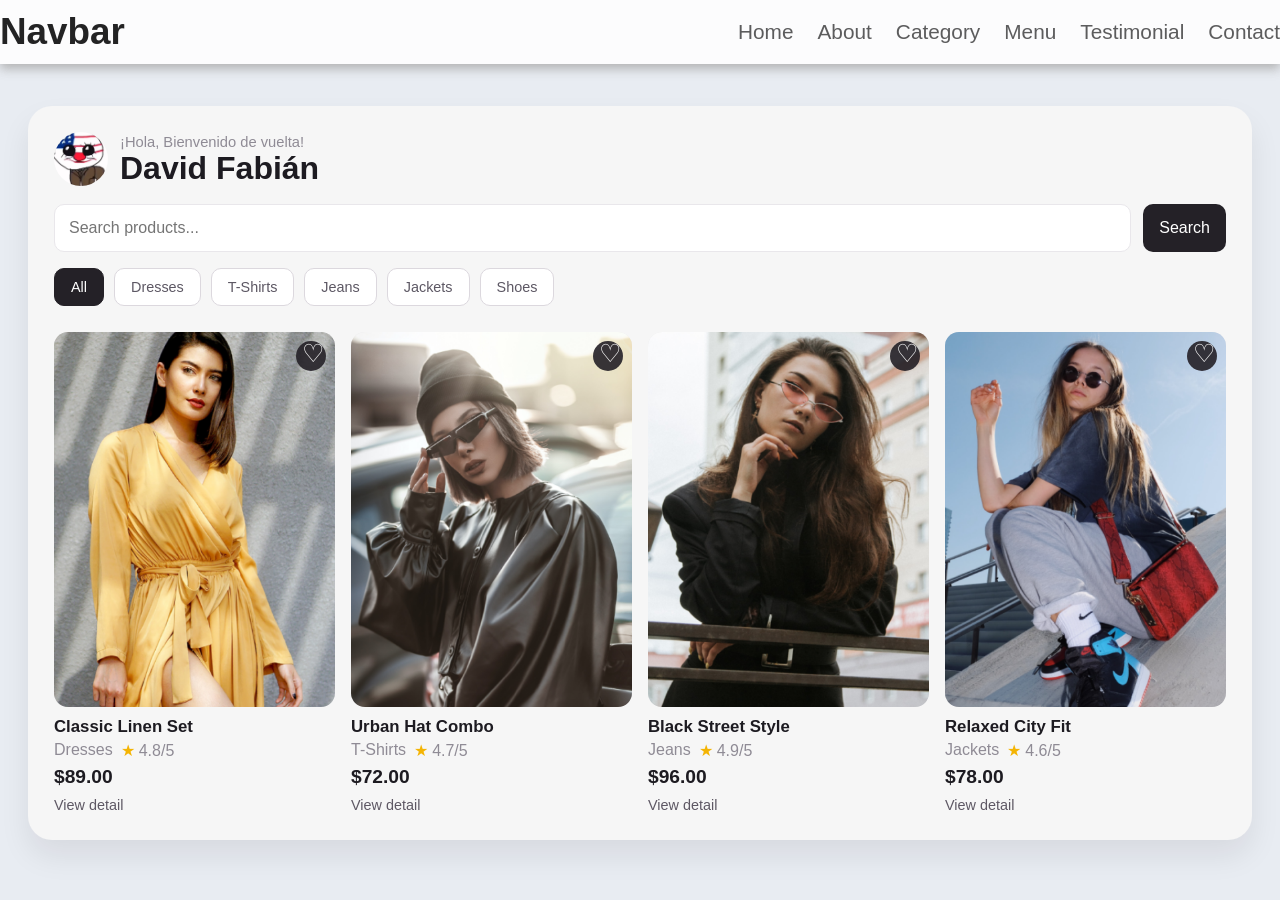
<file: index.html>
﻿<!DOCTYPE html>
<html lang="en">
<head>
  <meta charset="UTF-8">
  <meta name="viewport" content="width=device-width, initial-scale=1.0">
  <title>Clothify Store</title>
  <link rel="stylesheet" href="CSS/variables.css">
  <link rel="stylesheet" href="CSS/style.css">
</head>
<body>
  <nav class="navbar">
    <div class="navbar-container container">
      <input type="checkbox" id="nav-toggle">
      <div class="hamburger-lines">
        <span class="line line1"></span>
        <span class="line line2"></span>
        <span class="line line3"></span>
      </div>
      <ul class="menu-items">
        <li><a href="index.html">Home</a></li>
        <li><a href="#">About</a></li>
        <li><a href="#">Category</a></li>
        <li><a href="#">Menu</a></li>
        <li><a href="#">Testimonial</a></li>
        <li><a href="#contact-modal">Contact</a></li>
      </ul>
      <h1 class="logo">Navbar</h1>
    </div>
  </nav>

  <main class="container page-shell">
    <header class="main-header">
      <div class="user-box">
        <img class="user-avatar" src="storage/img/Dav.png" alt="User profile photo">
        <div>
          <p>¡Hola, Bienvenido de vuelta!</p>
          <h1>David Fabián</h1>
        </div>
      </div>
    </header>

    <form class="search-wrap" action="#" method="get">
      <input type="search" name="q" placeholder="Search products..." aria-label="Search products">
      <button type="submit">Search</button>
    </form>

    <nav class="category-nav" aria-label="Product categories">
      <a class="active" href="#">All</a>
      <a href="#">Dresses</a>
      <a href="#">T-Shirts</a>
      <a href="#">Jeans</a>
      <a href="#">Jackets</a>
      <a href="#">Shoes</a>
    </nav>

    <section class="product-grid" aria-label="Product list">
      <article class="product-card">
        <div class="product-media">
          <img src="storage/img/Estilo_Clasico.png" alt="Classic look outfit">
          <button class="favorite-btn" type="button">Add to Favorites</button>
        </div>
        <h2 class="product-title">Classic Linen Set</h2>
        <p class="product-meta">
          <span>Dresses</span>
          <span>4.8/5</span>
        </p>
        <p class="product-price">$89.00</p>
        <div class="card-actions">
          <a href="views/detail.html">View detail</a>
        </div>
      </article>

      <article class="product-card">
        <div class="product-media">
          <img src="storage/img/Estilo_Gorrito.png" alt="Urban hat outfit">
          <button class="favorite-btn" type="button">Add to Favorites</button>
        </div>
        <h2 class="product-title">Urban Hat Combo</h2>
        <p class="product-meta">
          <span>T-Shirts</span>
          <span>4.7/5</span>
        </p>
        <p class="product-price">$72.00</p>
        <div class="card-actions">
          <a href="views/detail-urban.html">View detail</a>
        </div>
      </article>

      <article class="product-card">
        <div class="product-media">
          <img src="storage/img/Estilo_Negro.png" alt="Black style outfit">
          <button class="favorite-btn" type="button">Add to Favorites</button>
        </div>
        <h2 class="product-title">Black Street Style</h2>
        <p class="product-meta">
          <span>Jeans</span>
          <span>4.9/5</span>
        </p>
        <p class="product-price">$96.00</p>
        <div class="card-actions">
          <a href="views/detail-black.html">View detail</a>
        </div>
      </article>

      <article class="product-card">
        <div class="product-media">
          <img src="storage/img/Estilo_Urbano.png" alt="Urban relaxed outfit">
          <button class="favorite-btn" type="button">Add to Favorites</button>
        </div>
        <h2 class="product-title">Relaxed City Fit</h2>
        <p class="product-meta">
          <span>Jackets</span>
          <span>4.6/5</span>
        </p>
        <p class="product-price">$78.00</p>
        <div class="card-actions">
          <a href="views/detail-relaxed.html">View detail</a>
        </div>
      </article>
    </section>
  </main>

  <nav class="mobile-nav" aria-label="Mobile navigation">
    <a class="active" href="index.html">Home</a>
    <a href="views/checkout.html">Cart</a>
    <a href="#">Favorites</a>
    <a href="#">Profile</a>
  </nav>

  <section id="contact-modal" class="contact-modal" aria-label="Informacion de contacto">
    <a class="contact-backdrop" href="#" aria-label="Cerrar"></a>
    <article class="contact-box">
      <h2>Contactos</h2>
      <p>+57 321 201 6511</p>
      <p>+57 321 201 6511</p>
      <a class="close-contact" href="#">Cerrar</a>
    </article>
  </section>
</body>
</html>
</file>
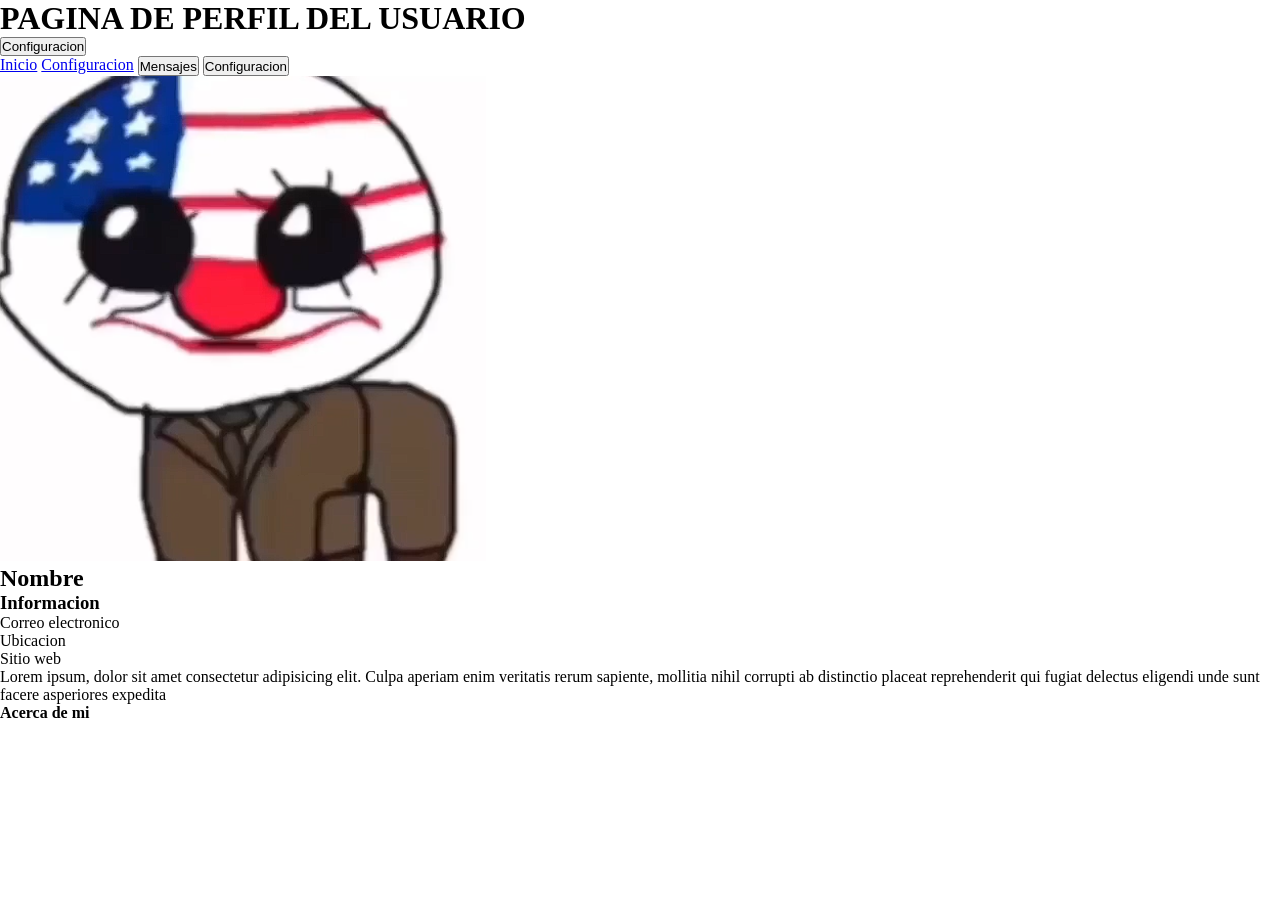
<file: examen.html>
<!DOCTYPE html>
<html lang="en">
<head>
    <meta charset="UTF-8">
    <meta name="viewport" content="width=device-width, initial-scale=1.0">
    <title>Examen</title>
    <link rel="stylesheet" href="./examen.css">
</head>
<body>
   <main class="perfil">
        <header>
            <h1>PAGINA DE PERFIL DEL USUARIO</h1>
            <button type="button">Configuracion</button>
        </header>
        <div>
            <article class="exam_1">
        </div>
        <section>
            <article class="propordio">
                <a class="indexbtn" href="index.html" alt="Index_xd">Inicio</a>
                <a class="friends" href="./views/checkout.html" type="button">Configuracion</a>
                <button type="button">Mensajes</button>
                <button class="messages" type="button">Configuracion</button>
            </article>
            <img src="./storage/img/Dav.png" alt="my-best-picture">
            <article>
                <p>
                    <h2>Nombre</h2>
                </p>
                    <p>
                        <h3>Informacion</h2>
                    </p>
                        <p>
                            Correo electronico
                        </p>
                    <p>
                        Ubicacion
                    </p>
                <p>
                Sitio web
                </p>
            </article>

            <article class="i_dunno">
                <p>
                    Lorem ipsum, dolor sit amet consectetur adipisicing elit. Culpa aperiam enim veritatis rerum sapiente, mollitia nihil corrupti ab distinctio placeat reprehenderit qui fugiat delectus eligendi unde sunt facere asperiores expedita
                </p>
            </article>
        </section>

            <article class="aboutme">
                <h4>Acerca de mi</h4>
            </article>
            <article class="warmup">

        
        

    </main> 
</body>
</html>
</file>
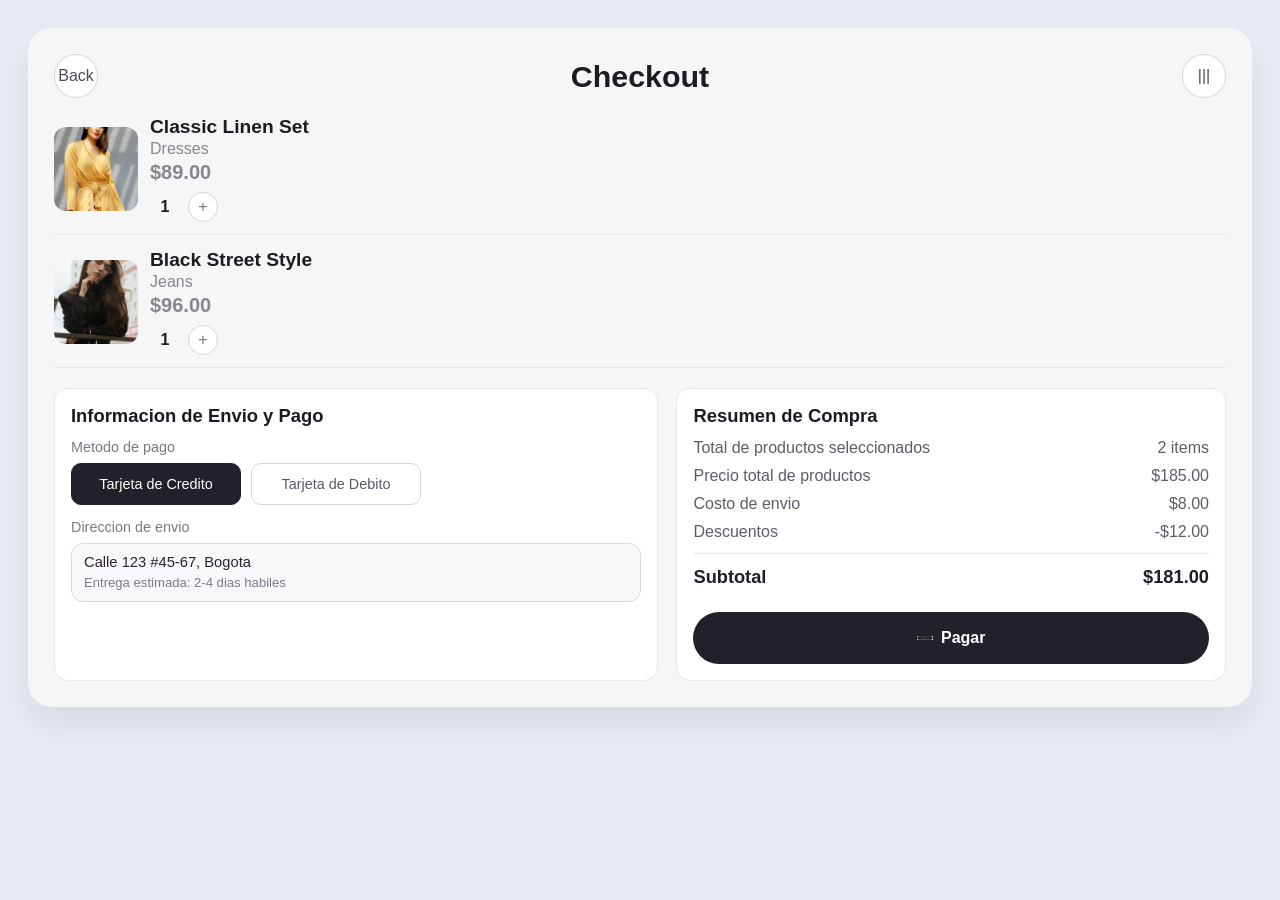
<file: views/checkout.html>
﻿<!DOCTYPE html>
<html lang="en">
<head>
  <meta charset="UTF-8">
  <meta name="viewport" content="width=device-width, initial-scale=1.0">
  <title>Checkout</title>
  <link rel="stylesheet" href="../CSS/variables.css">
  <link rel="stylesheet" href="../CSS/style.css">
  <link rel="stylesheet" href="../CSS/checkout.css">
</head>
<body>
  <main class="checkout-layout">
    <header class="checkout-topbar">
      <a class="icon-btn" href="../index.html" aria-label="Back">Back</a>
      <h1 class="checkout-title">Checkout</h1>
      <button class="icon-btn" type="button" aria-label="Menu">|||</button>
    </header>

    <section class="cart-list" aria-label="Cart items">
      <input class="qty-state" type="radio" name="item1qty" id="item1q1" checked>
      <input class="qty-state" type="radio" name="item1qty" id="item1q2">
      <input class="qty-state" type="radio" name="item1qty" id="item1q3">

      <article class="cart-card">
        <img src="../storage/img/Estilo_Clasico.png" alt="Classic linen set">
        <div>
          <h2>Classic Linen Set</h2>
          <p>Dresses</p>
          <p class="item-price">$89.00</p>
          <div class="qty-control item1" aria-label="Quantity controls">
            <label class="minus minus-2" for="item1q1">-</label>
            <label class="minus minus-3" for="item1q2">-</label>

            <span class="qty-view qty-1">1</span>
            <span class="qty-view qty-2">2</span>
            <span class="qty-view qty-3">3</span>

            <label class="plus plus-1" for="item1q2">+</label>
            <label class="plus plus-2" for="item1q3">+</label>
          </div>
        </div>
      </article>

      <input class="qty-state" type="radio" name="item2qty" id="item2q1" checked>
      <input class="qty-state" type="radio" name="item2qty" id="item2q2">
      <input class="qty-state" type="radio" name="item2qty" id="item2q3">

      <article class="cart-card">
        <img src="../storage/img/Estilo_Negro.png" alt="Black street style">
        <div>
          <h2>Black Street Style</h2>
          <p>Jeans</p>
          <p class="item-price">$96.00</p>
          <div class="qty-control item2" aria-label="Quantity controls">
            <label class="minus minus-2" for="item2q1">-</label>
            <label class="minus minus-3" for="item2q2">-</label>

            <span class="qty-view qty-1">1</span>
            <span class="qty-view qty-2">2</span>
            <span class="qty-view qty-3">3</span>

            <label class="plus plus-1" for="item2q2">+</label>
            <label class="plus plus-2" for="item2q3">+</label>
          </div>
        </div>
      </article>
    </section>

    <input type="radio" name="payment" id="credit" checked>
    <input type="radio" name="payment" id="debit">

    <section class="checkout-panels">
      <article class="panel">
        <h3>Informacion de Envio y Pago</h3>
        <p class="panel-note">Metodo de pago</p>
        <div class="payment-options">
          <label for="credit">Tarjeta de Credito</label>
          <label for="debit">Tarjeta de Debito</label>
        </div>
        <p class="panel-note shipping-label">Direccion de envio</p>
        <div class="shipping-box">
          <p>Calle 123 #45-67, Bogota</p>
          <span>Entrega estimada: 2-4 dias habiles</span>
        </div>
      </article>

      <article class="panel">
        <h3>Resumen de Compra</h3>
        <p class="summary-line"><span>Total de productos seleccionados</span><span>2 items</span></p>
        <p class="summary-line"><span>Precio total de productos</span><span>$185.00</span></p>
        <p class="summary-line"><span>Costo de envio</span><span>$8.00</span></p>
        <p class="summary-line"><span>Descuentos</span><span>-$12.00</span></p>
        <p class="summary-line total"><span>Subtotal</span><span>$181.00</span></p>
        <a class="pay-btn" href="#pay-modal"><img src="../storage/img/Botón_Pago.png" alt="Pagar">Pagar</a>
      </article>
    </section>
  </main>

  <section id="pay-modal" class="modal" aria-label="Payment confirmation modal">
    <article class="modal-card">
      <h2>Compra Confirmada</h2>
      <p>Tu pago fue procesado correctamente y tu pedido esta en preparacion.</p>
      <a class="modal-close" href="#">Cerrar</a>
    </article>
  </section>
</body>
</html>
</file>
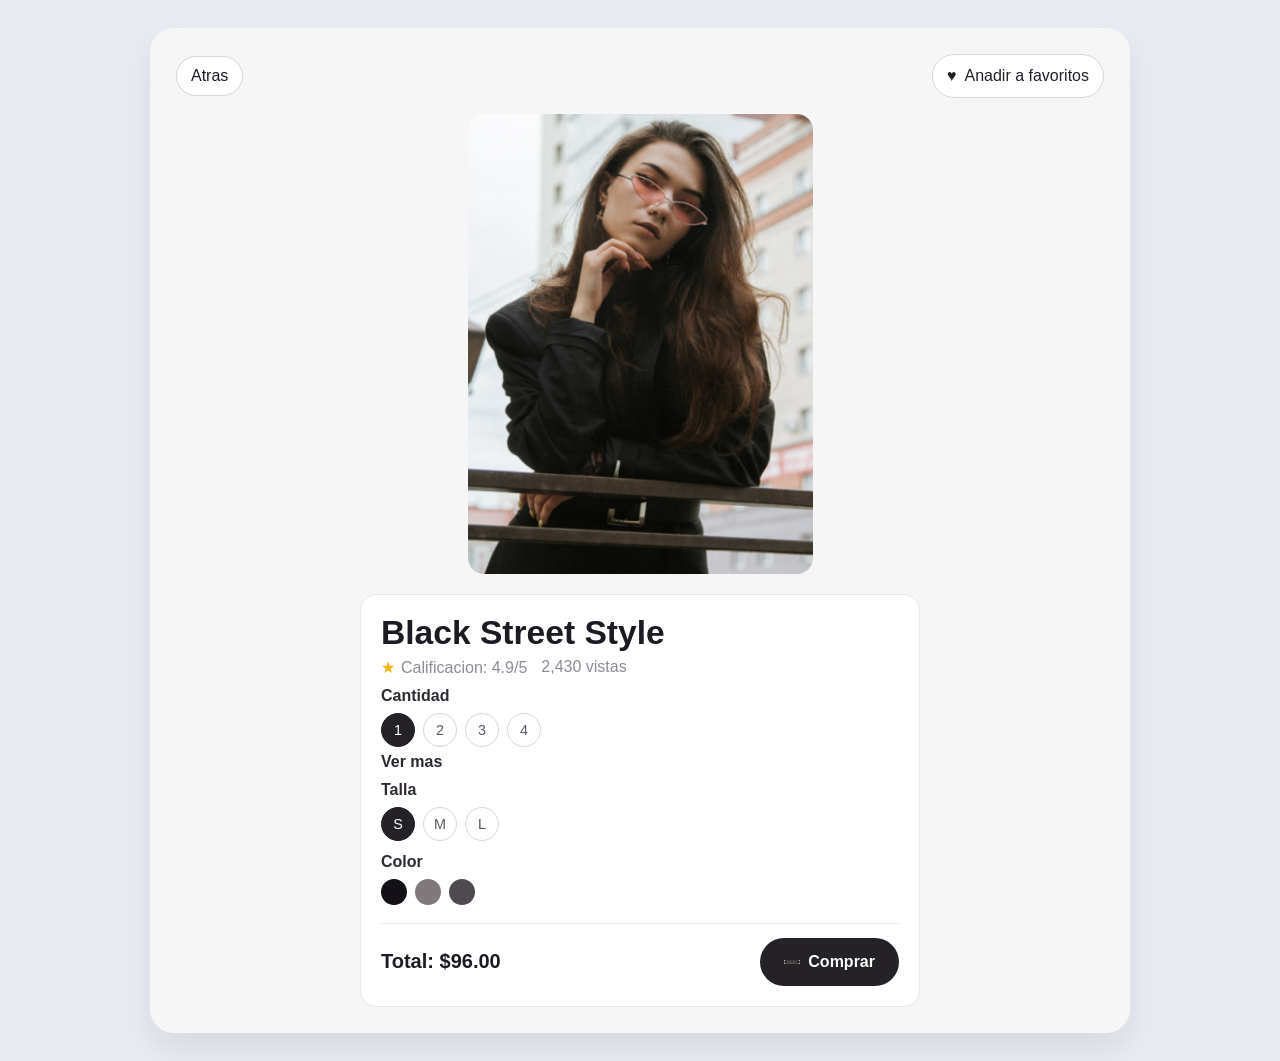
<file: views/detail-black.html>
﻿<!DOCTYPE html>
<html lang="es">
<head>
  <meta charset="UTF-8">
  <meta name="viewport" content="width=device-width, initial-scale=1.0">
  <title>Detalle del producto</title>
  <link rel="stylesheet" href="../CSS/variables.css">
  <link rel="stylesheet" href="../CSS/style.css">
  <link rel="stylesheet" href="../CSS/detail.css">
</head>
<body>
  <main class="detail-layout">
    <header class="detail-topbar">
      <a class="round-btn" href="../index.html">Atras</a>
      <button class="round-btn favorite" type="button" aria-pressed="true">Anadir a favoritos</button>
    </header>

    <section class="detail-hero">
      <img src="../storage/img/Estilo_Negro.png" alt="Black street style product image">
    </section>

    <input type="radio" name="qty" id="qty1" checked>
    <input type="radio" name="qty" id="qty2">
    <input type="radio" name="qty" id="qty3">
    <input type="radio" name="qty" id="qty4">

    <input type="radio" name="size" id="size-s" checked>
    <input type="radio" name="size" id="size-m">
    <input type="radio" name="size" id="size-l">

    <input type="radio" name="color" id="color-black" checked>
    <input type="radio" name="color" id="color-cream">
    <input type="radio" name="color" id="color-rose">

    <section class="detail-info">
      <div class="info-head">
        <h1>Black Street Style</h1>
      </div>

      <p class="stats">
        <span>Calificacion: 4.9/5</span>
        <span>2,430 vistas</span>
      </p>

      <div class="qty-wrap">
        <p>Cantidad</p>
        <div class="qty-options">
          <label for="qty1">1</label>
          <label for="qty2">2</label>
          <label for="qty3">3</label>
          <label for="qty4">4</label>
        </div>
      </div>

      <a class="view-more" href="#description-modal">Ver mas</a>

      <section class="customization">
        <p>Talla</p>
        <div class="size-options">
          <label for="size-s">S</label>
          <label for="size-m">M</label>
          <label for="size-l">L</label>
        </div>

        <p class="color-label">Color</p>
        <div class="color-options">
          <label class="color-black" for="color-black" aria-label="Negro"></label>
          <label class="color-cream" for="color-cream" aria-label="Crema"></label>
          <label class="color-rose" for="color-rose" aria-label="Rosa"></label>
        </div>
      </section>

      <div class="buy-row">
        <p class="total-price">
          <span class="price-1">Total: $96.00</span>
          <span class="price-2">Total: $192.00</span>
          <span class="price-3">Total: $288.00</span>
          <span class="price-4">Total: $384.00</span>
        </p>
        <a class="buy-btn" href="checkout.html"><img src="../storage/img/Botón_Carro.png" alt="Agregar al carrito">Comprar</a>
      </div>
    </section>
  </main>

  <section id="description-modal" class="modal" aria-label="Modal de descripcion del producto">
    <article class="modal-card">
      <h2>Black Street Style</h2>
      <p>
        Outfit de denim oscuro con silueta ajustada y textura premium. Disenado para un estilo urbano moderno, con movimiento comodo y acabado minimalista.
      </p>
      <a class="close-modal" href="#">Cerrar</a>
    </article>
  </section>
</body>
</html>
</file>
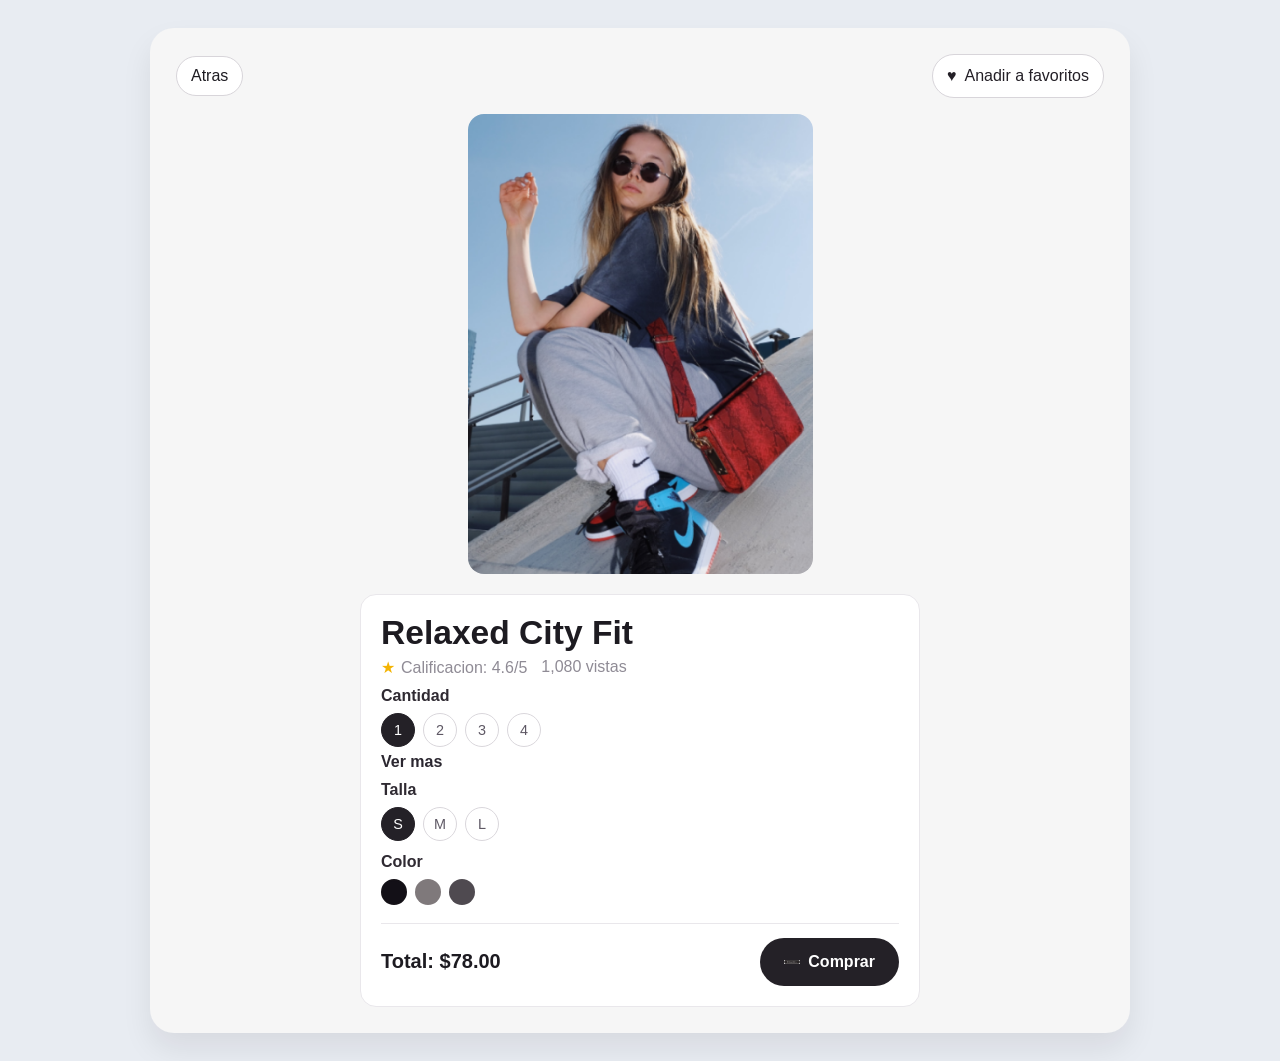
<file: views/detail-relaxed.html>
﻿<!DOCTYPE html>
<html lang="es">
<head>
  <meta charset="UTF-8">
  <meta name="viewport" content="width=device-width, initial-scale=1.0">
  <title>Detalle del producto</title>
  <link rel="stylesheet" href="../CSS/variables.css">
  <link rel="stylesheet" href="../CSS/style.css">
  <link rel="stylesheet" href="../CSS/detail.css">
</head>
<body>
  <main class="detail-layout">
    <header class="detail-topbar">
      <a class="round-btn" href="../index.html">Atras</a>
      <button class="round-btn favorite" type="button" aria-pressed="true">Anadir a favoritos</button>
    </header>

    <section class="detail-hero">
      <img src="../storage/img/Estilo_Urbano.png" alt="Relaxed city fit product image">
    </section>

    <input type="radio" name="qty" id="qty1" checked>
    <input type="radio" name="qty" id="qty2">
    <input type="radio" name="qty" id="qty3">
    <input type="radio" name="qty" id="qty4">

    <input type="radio" name="size" id="size-s" checked>
    <input type="radio" name="size" id="size-m">
    <input type="radio" name="size" id="size-l">

    <input type="radio" name="color" id="color-black" checked>
    <input type="radio" name="color" id="color-cream">
    <input type="radio" name="color" id="color-rose">

    <section class="detail-info">
      <div class="info-head">
        <h1>Relaxed City Fit</h1>
      </div>

      <p class="stats">
        <span>Calificacion: 4.6/5</span>
        <span>1,080 vistas</span>
      </p>

      <div class="qty-wrap">
        <p>Cantidad</p>
        <div class="qty-options">
          <label for="qty1">1</label>
          <label for="qty2">2</label>
          <label for="qty3">3</label>
          <label for="qty4">4</label>
        </div>
      </div>

      <a class="view-more" href="#description-modal">Ver mas</a>

      <section class="customization">
        <p>Talla</p>
        <div class="size-options">
          <label for="size-s">S</label>
          <label for="size-m">M</label>
          <label for="size-l">L</label>
        </div>

        <p class="color-label">Color</p>
        <div class="color-options">
          <label class="color-black" for="color-black" aria-label="Negro"></label>
          <label class="color-cream" for="color-cream" aria-label="Crema"></label>
          <label class="color-rose" for="color-rose" aria-label="Rosa"></label>
        </div>
      </section>

      <div class="buy-row">
        <p class="total-price">
          <span class="price-1">Total: $78.00</span>
          <span class="price-2">Total: $156.00</span>
          <span class="price-3">Total: $234.00</span>
          <span class="price-4">Total: $312.00</span>
        </p>
        <a class="buy-btn" href="checkout.html"><img src="../storage/img/Botón_Carro.png" alt="Agregar al carrito">Comprar</a>
      </div>
    </section>
  </main>

  <section id="description-modal" class="modal" aria-label="Modal de descripcion del producto">
    <article class="modal-card">
      <h2>Relaxed City Fit</h2>
      <p>
        Conjunto urbano de chaqueta oversized con cortes relajados y tela transpirable. Pensado para comodidad y estilo casual de ciudad, ideal para usar en capas.
      </p>
      <a class="close-modal" href="#">Cerrar</a>
    </article>
  </section>
</body>
</html>
</file>
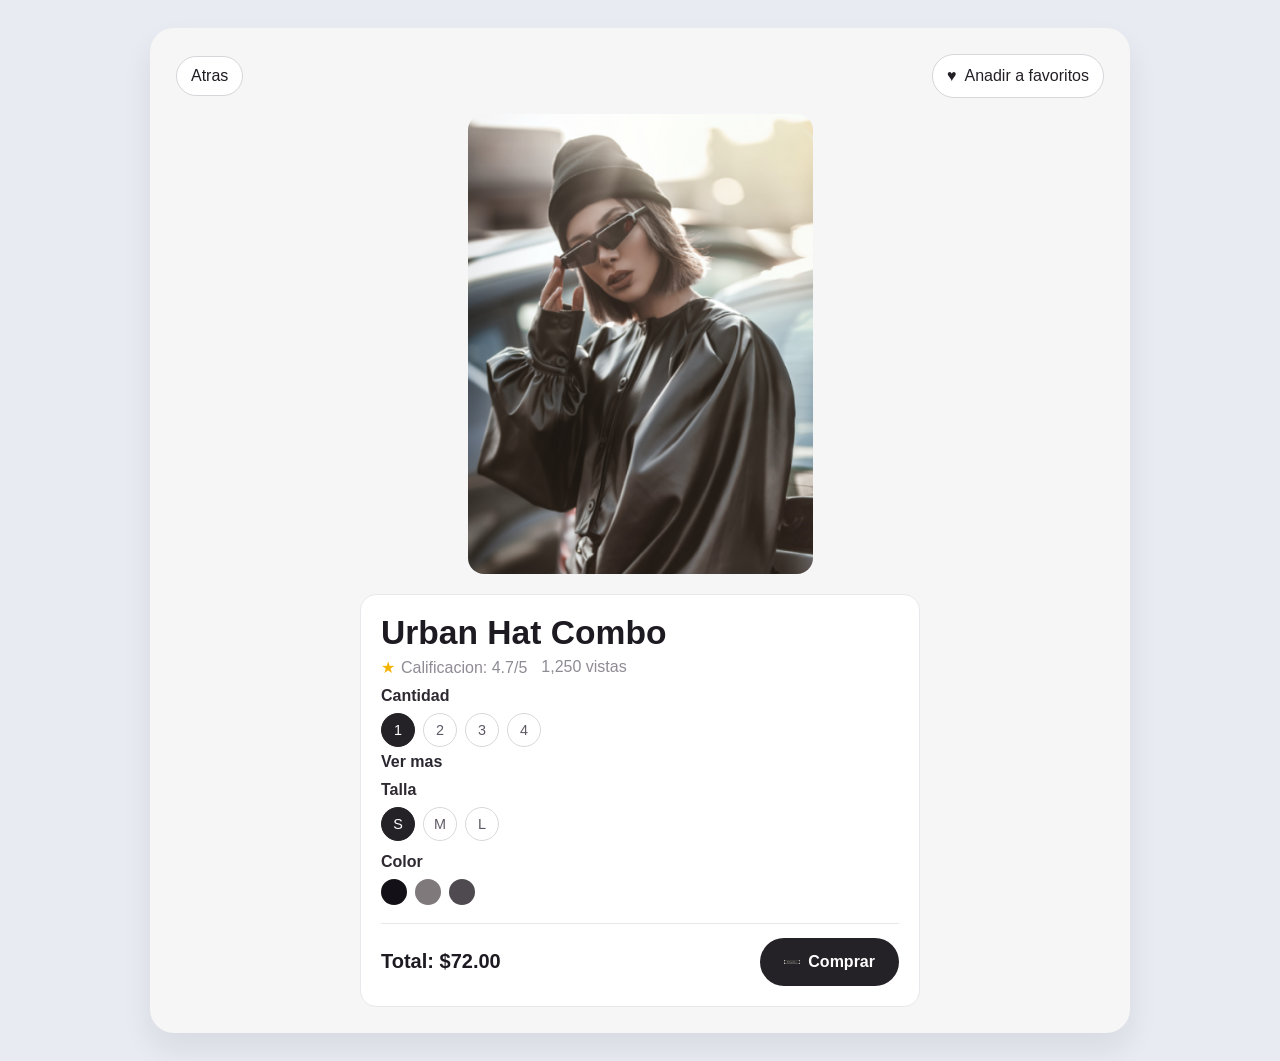
<file: views/detail-urban.html>
﻿<!DOCTYPE html>
<html lang="es">
<head>
  <meta charset="UTF-8">
  <meta name="viewport" content="width=device-width, initial-scale=1.0">
  <title>Detalle del producto</title>
  <link rel="stylesheet" href="../CSS/variables.css">
  <link rel="stylesheet" href="../CSS/style.css">
  <link rel="stylesheet" href="../CSS/detail.css">
</head>
<body>
  <main class="detail-layout">
    <header class="detail-topbar">
      <a class="round-btn" href="../index.html">Atras</a>
      <button class="round-btn favorite" type="button" aria-pressed="true">Anadir a favoritos</button>
    </header>

    <section class="detail-hero">
      <img src="../storage/img/Estilo_Gorrito.png" alt="Urban hat combo product image">
    </section>

    <input type="radio" name="qty" id="qty1" checked>
    <input type="radio" name="qty" id="qty2">
    <input type="radio" name="qty" id="qty3">
    <input type="radio" name="qty" id="qty4">

    <input type="radio" name="size" id="size-s" checked>
    <input type="radio" name="size" id="size-m">
    <input type="radio" name="size" id="size-l">

    <input type="radio" name="color" id="color-black" checked>
    <input type="radio" name="color" id="color-cream">
    <input type="radio" name="color" id="color-rose">

    <section class="detail-info">
      <div class="info-head">
        <h1>Urban Hat Combo</h1>
      </div>

      <p class="stats">
        <span>Calificacion: 4.7/5</span>
        <span>1,250 vistas</span>
      </p>

      <div class="qty-wrap">
        <p>Cantidad</p>
        <div class="qty-options">
          <label for="qty1">1</label>
          <label for="qty2">2</label>
          <label for="qty3">3</label>
          <label for="qty4">4</label>
        </div>
      </div>

      <a class="view-more" href="#description-modal">Ver mas</a>

      <section class="customization">
        <p>Talla</p>
        <div class="size-options">
          <label for="size-s">S</label>
          <label for="size-m">M</label>
          <label for="size-l">L</label>
        </div>

        <p class="color-label">Color</p>
        <div class="color-options">
          <label class="color-black" for="color-black" aria-label="Negro"></label>
          <label class="color-cream" for="color-cream" aria-label="Crema"></label>
          <label class="color-rose" for="color-rose" aria-label="Rosa"></label>
        </div>
      </section>

      <div class="buy-row">
        <p class="total-price">
          <span class="price-1">Total: $72.00</span>
          <span class="price-2">Total: $144.00</span>
          <span class="price-3">Total: $216.00</span>
          <span class="price-4">Total: $288.00</span>
        </p>
        <a class="buy-btn" href="checkout.html"><img src="../storage/img/Botón_Carro.png" alt="Agregar al carrito">Comprar</a>
      </div>
    </section>
  </main>

  <section id="description-modal" class="modal" aria-label="Modal de descripcion del producto">
    <article class="modal-card">
      <h2>Urban Hat Combo</h2>
      <p>
        Conjunto urbano con camiseta de algodon suave y gorra a juego. Ligero, transpirable y facil de combinar con jeans o tenis para un look casual diario.
      </p>
      <a class="close-modal" href="#">Cerrar</a>
    </article>
  </section>
</body>
</html>
</file>
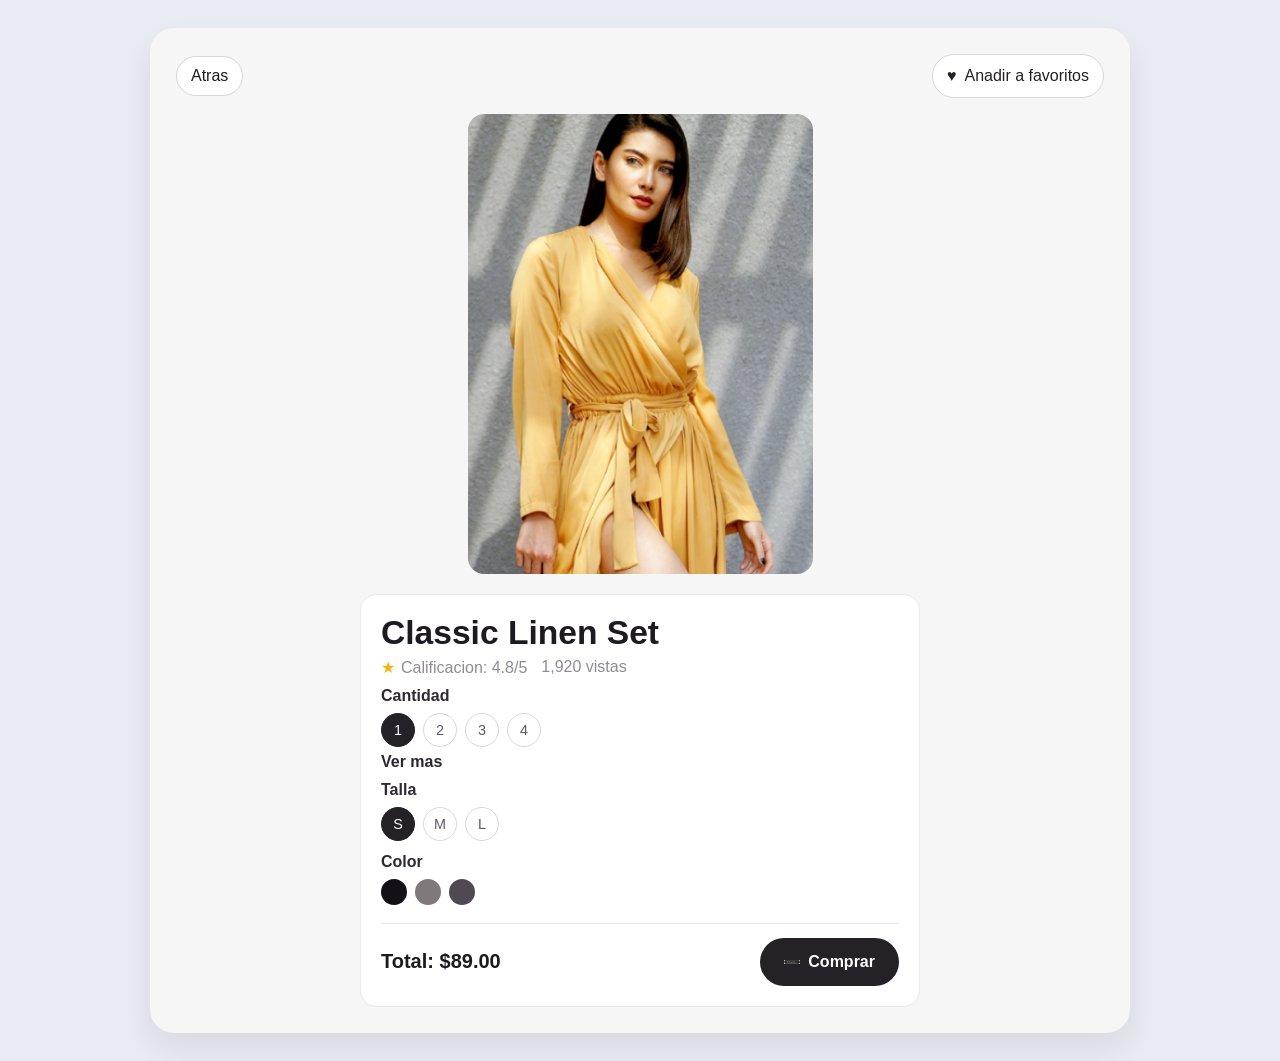
<file: views/detail.html>
﻿<!DOCTYPE html>
<html lang="es">
<head>
  <meta charset="UTF-8">
  <meta name="viewport" content="width=device-width, initial-scale=1.0">
  <title>Detalle del producto</title>
  <link rel="stylesheet" href="../CSS/variables.css">
  <link rel="stylesheet" href="../CSS/style.css">
  <link rel="stylesheet" href="../CSS/detail.css">
</head>
<body>
  <main class="detail-layout">
    <header class="detail-topbar">
      <a class="round-btn" href="../index.html">Atras</a>
      <button class="round-btn favorite" type="button" aria-pressed="true">Anadir a favoritos</button>
    </header>

    <section class="detail-hero">
      <img src="../storage/img/Estilo_Clasico.png" alt="Classic linen product image">
    </section>

    <input type="radio" name="qty" id="qty1" checked>
    <input type="radio" name="qty" id="qty2">
    <input type="radio" name="qty" id="qty3">
    <input type="radio" name="qty" id="qty4">

    <input type="radio" name="size" id="size-s" checked>
    <input type="radio" name="size" id="size-m">
    <input type="radio" name="size" id="size-l">

    <input type="radio" name="color" id="color-black" checked>
    <input type="radio" name="color" id="color-cream">
    <input type="radio" name="color" id="color-rose">

    <section class="detail-info">
      <div class="info-head">
        <h1>Classic Linen Set</h1>
      </div>

      <p class="stats">
        <span>Calificacion: 4.8/5</span>
        <span>1,920 vistas</span>
      </p>

      <div class="qty-wrap">
        <p>Cantidad</p>
        <div class="qty-options">
          <label for="qty1">1</label>
          <label for="qty2">2</label>
          <label for="qty3">3</label>
          <label for="qty4">4</label>
        </div>
      </div>

      <a class="view-more" href="#description-modal">Ver mas</a>

      <section class="customization">
        <p>Talla</p>
        <div class="size-options">
          <label for="size-s">S</label>
          <label for="size-m">M</label>
          <label for="size-l">L</label>
        </div>

        <p class="color-label">Color</p>
        <div class="color-options">
          <label class="color-black" for="color-black" aria-label="Negro"></label>
          <label class="color-cream" for="color-cream" aria-label="Crema"></label>
          <label class="color-rose" for="color-rose" aria-label="Rosa"></label>
        </div>
      </section>

      <div class="buy-row">
        <p class="total-price">
          <span class="price-1">Total: $89.00</span>
          <span class="price-2">Total: $178.00</span>
          <span class="price-3">Total: $267.00</span>
          <span class="price-4">Total: $356.00</span>
        </p>
        <a class="buy-btn" href="checkout.html"><img src="../storage/img/Botón_Carro.png" alt="Agregar al carrito">Comprar</a>
      </div>
    </section>
  </main>

  <section id="description-modal" class="modal" aria-label="Modal de descripcion del producto">
    <article class="modal-card">
      <h2>Classic Linen Set</h2>
      <p>
        Conjunto ligero con mezcla de lino suave, mangas estructuradas y costuras transpirables. Ideal para uso diario, looks casuales de oficina y fines de semana. Mantiene una silueta limpia sin perder comodidad.
      </p>
      <a class="close-modal" href="#">Cerrar</a>
    </article>
  </section>
</body>
</html>
</file>
<file: CSS/variables.css>
﻿:root {
  --font-main: "Encode Sans", "Segoe UI", sans-serif;

  --bg-app: #e8ecf2;
  --bg-page: #f6f6f6;
  --surface: #ffffff;
  --ink: #1d1b21;
  --muted: #8f8b95;
  --line: #e9e7eb;
  --brand: #242127;
  --brand-contrast: #ffffff;
  --star: #f4b403;

  --radius-sm: 10px;
  --radius-md: 14px;
  --radius-lg: 22px;
  --radius-pill: 999px;

  --shadow-soft: 0 16px 30px rgba(20, 16, 22, 0.08);

  --bp-tablet: 1024px;
  --bp-mobile: 768px;
}

@font-face {
  font-family: "Encode Sans";
  src: local("Encode Sans");
  font-style: normal;
  font-display: swap;
}
</file>
<file: CSS/style.css>
﻿* {
  box-sizing: border-box;
  margin: 0;
  padding: 0;
}

html,
body {
  min-height: 100%;
}

body {
  background: var(--bg-app);
  color: var(--ink);
  font-family: var(--font-main);
  padding: 28px;
}

a {
  color: inherit;
  text-decoration: none;
}

img {
  display: block;
  width: 100%;
}

button,
input {
  font: inherit;
}

.container {
  width: min(1280px, 100%);
  margin: 0 auto;
}

.page-shell {
  background: var(--bg-page);
  border-radius: 24px;
  padding: 26px;
  box-shadow: var(--shadow-soft);
  margin-top: 78px;
}

.main-header {
  display: flex;
  justify-content: space-between;
  align-items: center;
  margin-bottom: 18px;
}

.user-box {
  display: flex;
  align-items: center;
  gap: 12px;
}

.user-box p {
  color: var(--muted);
  font-size: 0.92rem;
  margin-bottom: 2px;
}

.user-box h1 {
  font-size: 2rem;
  line-height: 1;
}

.user-avatar {
  width: 54px;
  height: 54px;
  border-radius: 50%;
  object-fit: cover;
}

.search-wrap {
  display: grid;
  grid-template-columns: 1fr auto;
  gap: 12px;
  margin-bottom: 16px;
}

.search-wrap input {
  border: 1px solid var(--line);
  background: var(--surface);
  border-radius: var(--radius-sm);
  min-height: 48px;
  padding: 0 14px;
  outline: none;
}

.search-wrap button {
  border: none;
  background: var(--brand);
  color: var(--brand-contrast);
  border-radius: var(--radius-sm);
  min-height: 48px;
  padding: 0 16px;
  cursor: pointer;
}

.category-nav {
  display: flex;
  gap: 10px;
  margin-bottom: 20px;
  overflow-x: auto;
  padding-bottom: 6px;
}

.category-nav a {
  border: 1px solid #dcd8de;
  background: var(--surface);
  color: #5d5864;
  border-radius: 10px;
  padding: 10px 16px;
  font-size: 0.9rem;
  white-space: nowrap;
}

.category-nav a.active {
  background: var(--brand);
  border-color: var(--brand);
  color: var(--brand-contrast);
}

.product-grid {
  display: grid;
  grid-template-columns: repeat(4, minmax(0, 1fr));
  gap: 16px;
}

.product-card {
  background: transparent;
}

.product-media {
  position: relative;
  overflow: hidden;
  border-radius: 14px;
  background: #e9e9ea;
  aspect-ratio: 3 / 4;
  margin-bottom: 10px;
}

.product-media img {
  height: 100%;
  object-fit: cover;
}

.favorite-btn {
  position: absolute;
  right: 9px;
  top: 9px;
  width: 30px;
  height: 30px;
  border: none;
  border-radius: 50%;
  background: rgba(36, 33, 39, 0.9);
  color: transparent;
  display: grid;
  place-items: center;
  cursor: pointer;
}

.favorite-btn::before {
  content: "\2661";
  color: #fff;
  font-size: 25px;
  line-height: 1;
  transform: translateX(-16px);
}

.product-title {
  font-size: 1.05rem;
  font-weight: 700;
  line-height: 1.15;
  margin-bottom: 5px;
}

.product-meta {
  display: flex;
  align-items: center;
  gap: 8px;
  color: var(--muted);
  margin-bottom: 6px;
}

.product-meta span:last-child::before {
  content: "\2605";
  color: var(--star);
  margin-right: 4px;
}

.product-price {
  font-size: 1.2rem;
  font-weight: 700;
}

.card-actions {
  margin-top: 8px;
}

.card-actions a {
  color: #5e5864;
  font-size: 0.9rem;
}

.mobile-nav {
  display: none;
}

.navbar input[type="checkbox"],
.navbar .hamburger-lines {
  display: none;
}

.navbar {
  box-shadow: 0 5px 10px 0 #aaa;
  position: fixed;
  top: 0;
  left: 0;
  width: 100%;
  background: #fff;
  color: #000;
  opacity: 0.85;
  z-index: 100;
}

.navbar-container {
  display: flex;
  justify-content: space-between;
  align-items: center;
  height: 64px;
}

.menu-items {
  order: 2;
  display: flex;
}

.logo {
  order: 1;
  font-size: 2.3rem;
}

.menu-items li {
  list-style: none;
  margin-left: 1.5rem;
  font-size: 1.3rem;
}

.navbar a {
  color: #444;
  text-decoration: none;
  font-weight: 500;
  transition: color 0.3s ease-in-out;
}

.navbar a:hover {
  color: #117964;
}

@media (max-width: 1024px) {
  body {
    padding: 14px;
  }

  .user-box h1 {
    font-size: 1.3rem;
  }

  .product-title {
    font-size: 0.95rem;
  }

  .product-price {
    font-size: 1.1rem;
  }

  .product-grid {
    grid-template-columns: repeat(3, minmax(0, 1fr));
  }
}

@media (max-width: 768px) {
  .navbar {
    opacity: 0.95;
  }

  .navbar-container input[type="checkbox"],
  .navbar-container .hamburger-lines {
    display: block;
  }

  .navbar-container {
    display: block;
    position: relative;
    height: 64px;
  }

  .navbar-container input[type="checkbox"] {
    position: absolute;
    display: block;
    height: 32px;
    width: 30px;
    top: 20px;
    left: 20px;
    z-index: 5;
    opacity: 0;
    cursor: pointer;
  }

  .navbar-container .hamburger-lines {
    height: 28px;
    width: 35px;
    position: absolute;
    top: 20px;
    left: 20px;
    z-index: 2;
    display: flex;
    flex-direction: column;
    justify-content: space-between;
  }

  .navbar-container .hamburger-lines .line {
    display: block;
    height: 4px;
    width: 100%;
    border-radius: 10px;
    background: #333;
  }

  .navbar-container .hamburger-lines .line1 {
    transform-origin: 0 0;
    transition: transform 0.3s ease-in-out;
  }

  .navbar-container .hamburger-lines .line2 {
    transition: transform 0.2s ease-in-out;
  }

  .navbar-container .hamburger-lines .line3 {
    transform-origin: 0 100%;
    transition: transform 0.3s ease-in-out;
  }

  .navbar .menu-items {
    padding-top: 100px;
    background: #fff;
    height: 100vh;
    max-width: 300px;
    transform: translate(-150%);
    display: flex;
    flex-direction: column;
    margin-left: -40px;
    padding-left: 40px;
    transition: transform 0.5s ease-in-out;
    box-shadow: 5px 0 10px 0 #aaa;
    overflow: scroll;
  }

  .navbar .menu-items li {
    margin-bottom: 1.8rem;
    font-size: 1.1rem;
    font-weight: 500;
  }

  .logo {
    position: absolute;
    top: 10px;
    right: 15px;
    font-size: 2.5rem;
  }

  .navbar-container input[type="checkbox"]:checked ~ .menu-items {
    transform: translateX(0);
  }

  .navbar-container input[type="checkbox"]:checked ~ .hamburger-lines .line1 {
    transform: rotate(45deg);
  }

  .navbar-container input[type="checkbox"]:checked ~ .hamburger-lines .line2 {
    transform: scaleY(0);
  }

  .navbar-container input[type="checkbox"]:checked ~ .hamburger-lines .line3 {
    transform: rotate(-45deg);
  }

  body {
    padding: 0;
    background: var(--bg-page);
  }

  .container {
    width: min(420px, 100%);
  }

  .page-shell {
    border-radius: 0;
    box-shadow: none;
    padding: 18px 14px 96px;
  }

  .user-box {
    width: 100%;
    justify-content: space-between;
  }

  .user-box > div {
    order: 1;
  }

  .user-avatar {
    order: 2;
    width: 40px;
    height: 40px;
  }

  .search-wrap button {
    min-width: 52px;
    padding: 0;
  }

  .search-wrap button::before {
    content: "\2699";
    font-size: 17px;
  }

  .search-wrap button {
    color: transparent;
  }

  .product-grid {
    grid-template-columns: repeat(2, minmax(0, 1fr));
    gap: 14px;
  }

  .product-title {
    font-size: 0.96rem;
    margin-bottom: 2px;
  }

  .product-meta,
  .product-price,
  .card-actions a {
    font-size: 0.84rem;
  }

  .product-price {
    font-size: 1.02rem;
  }

  .mobile-nav {
    position: fixed;
    left: 14px;
    right: 14px;
    bottom: 14px;
    z-index: 20;
    display: grid;
    grid-template-columns: repeat(4, 1fr);
    background: var(--brand);
    border-radius: 999px;
    padding: 8px 6px;
  }

  .mobile-nav a {
    color: #9c96a4;
    text-align: center;
    font-size: 0.75rem;
    padding: 8px 0;
  }

  .mobile-nav a.active {
    color: #fff;
  }
}

@media (max-width: 500px) {
  .navbar-container input[type="checkbox"]:checked ~ .logo {
    display: none;
  }
}

.contact-modal {
  position: fixed;
  inset: 0;
  background: rgba(0, 0, 0, 0.35);
  display: none;
  align-items: center;
  justify-content: center;
  z-index: 120;
  padding: 16px;
}

.contact-modal:target {
  display: flex;
}

.contact-backdrop {
  position: absolute;
  inset: 0;
  display: block;
}

.contact-box {
  position: relative;
  width: 300px;
  min-height: 300px;
  border-radius: 14px;
  background: #fff;
  border: 1px solid #d9d5dc;
  display: flex;
  flex-direction: column;
  justify-content: center;
  align-items: center;
  gap: 10px;
  text-align: center;
  padding: 20px;
}

.contact-box h2 {
  font-size: 1.3rem;
}

.contact-box p {
  color: #4f4a55;
  font-size: 1rem;
}

.close-contact {
  margin-top: 8px;
  border: 1px solid #d9d5dc;
  border-radius: 999px;
  padding: 7px 14px;
}
</file>
<file: examen.css>
*{
    box-sizing: border-box;
    margin: 0;
    padding: 0;
}
.propordio{
    display: flex;
    height: 20px;
    
    width: 12px;
    gap: 4px
}
.my-best-picture{

align-items:center;
width: 100px;
right: 100px;

}

.i_dunno{
    display: flex;
    border-radius: 20px solid #434343;
    



}
</file>
<file: CSS/checkout.css>
﻿.checkout-layout {
  width: min(1280px, 100%);
  margin: 0 auto;
  background: var(--bg-page);
  border-radius: 24px;
  box-shadow: var(--shadow-soft);
  padding: 26px;
}

.checkout-topbar {
  display: flex;
  justify-content: space-between;
  align-items: center;
  margin-bottom: 18px;
}

.checkout-title {
  font-size: 1.9rem;
}

.icon-btn {
  width: 44px;
  height: 44px;
  border: 1px solid #d7d4da;
  border-radius: 50%;
  background: #fff;
  display: grid;
  place-content: center;
  color: #4f4a55;
}

.cart-list {
  display: grid;
  gap: 14px;
  margin-bottom: 20px;
}

.cart-card {
  display: grid;
  grid-template-columns: 84px 1fr;
  gap: 12px;
  align-items: center;
  border-bottom: 1px solid #e7e5e8;
  padding-bottom: 12px;
}

.cart-card img {
  width: 84px;
  height: 84px;
  border-radius: 12px;
  object-fit: cover;
}

.cart-card h2 {
  font-size: 1.2rem;
  margin-bottom: 2px;
}

.cart-card p {
  color: #8a8590;
  margin-bottom: 3px;
}

.item-price {
  color: #211d27;
  font-size: 1.25rem;
  font-weight: 700;
}

.qty-state { position: absolute; opacity: 0; }

.qty-control {
  margin-top: 8px;
  width: fit-content;
  display: grid;
  grid-template-columns: 30px 22px 30px;
  align-items: center;
  gap: 8px;
}

.qty-control label {
  width: 30px;
  height: 30px;
  border: 1px solid #d8d4db;
  border-radius: 50%;
  display: grid;
  place-content: center;
  color: #7b7680;
  background: #fff;
  cursor: pointer;
}

.qty-view { display: none; text-align: center; font-weight: 600; }
.qty-control label.minus,
.qty-control label.plus { display: none; }

#item1q1:checked ~ .cart-card .item1 .qty-1,
#item1q2:checked ~ .cart-card .item1 .qty-2,
#item1q3:checked ~ .cart-card .item1 .qty-3,
#item2q1:checked ~ .cart-card .item2 .qty-1,
#item2q2:checked ~ .cart-card .item2 .qty-2,
#item2q3:checked ~ .cart-card .item2 .qty-3 { display: block; }

#item1q1:checked ~ .cart-card .item1 .plus-1,
#item1q2:checked ~ .cart-card .item1 .minus-2,
#item1q2:checked ~ .cart-card .item1 .plus-2,
#item1q3:checked ~ .cart-card .item1 .minus-3,
#item2q1:checked ~ .cart-card .item2 .plus-1,
#item2q2:checked ~ .cart-card .item2 .minus-2,
#item2q2:checked ~ .cart-card .item2 .plus-2,
#item2q3:checked ~ .cart-card .item2 .minus-3 { display: grid; }

#credit, #debit { position: absolute; opacity: 0; }

.checkout-panels {
  display: grid;
  grid-template-columns: 1.1fr 1fr;
  gap: 18px;
}

.panel {
  background: #fff;
  border: 1px solid var(--line);
  border-radius: 14px;
  padding: 16px;
}

.panel h3 {
  margin-bottom: 12px;
  font-size: 1.15rem;
}

.panel-note {
  font-size: 0.9rem;
  color: #7d7785;
  margin-bottom: 8px;
}

.shipping-label {
  margin-top: 14px;
}

.shipping-box {
  border: 1px solid #dcd9e1;
  border-radius: 12px;
  background: #f8f7fa;
  padding: 10px 12px;
}

.shipping-box p {
  color: #2a2431;
  font-size: 0.92rem;
  margin-bottom: 3px;
}

.shipping-box span {
  color: #7f7a86;
  font-size: 0.82rem;
}

.payment-options {
  display: flex;
  gap: 10px;
  flex-wrap: wrap;
}

.payment-options label {
  border: 1px solid #d6d2d9;
  border-radius: 10px;
  min-height: 42px;
  min-width: 170px;
  padding: 0 14px;
  display: inline-grid;
  place-content: center;
  cursor: pointer;
  color: #5f5967;
  font-size: 0.9rem;
}

#credit:checked ~ .checkout-panels label[for="credit"],
#debit:checked ~ .checkout-panels label[for="debit"] {
  background: #222028;
  border-color: #222028;
  color: #fff;
}

.summary-line {
  display: flex;
  justify-content: space-between;
  color: #605b67;
  margin-bottom: 10px;
}

.summary-line.total {
  margin-top: 12px;
  padding-top: 12px;
  border-top: 1px solid #ece9ee;
  font-weight: 700;
  font-size: 1.14rem;
  color: #211d27;
}

.pay-btn {
  margin-top: 14px;
  width: 100%;
  min-height: 52px;
  border-radius: 999px;
  border: none;
  background: #222028;
  color: #fff;
  font-weight: 700;
  display: inline-flex;
  justify-content: center;
  align-items: center;
  gap: 8px;
}

.pay-btn img {
  width: 16px;
  height: 16px;
  object-fit: contain;
}

.modal {
  position: fixed;
  inset: 0;
  background: rgba(0, 0, 0, 0.5);
  display: none;
  align-items: center;
  justify-content: center;
  z-index: 30;
  padding: 16px;
}

.modal:target { display: flex; }

.modal-card {
  width: min(470px, 100%);
  background: #fff;
  border-radius: 16px;
  padding: 22px;
  text-align: center;
}

.modal-card h2 { margin-bottom: 8px; }
.modal-card p { color: #716b77; margin-bottom: 14px; }
.modal-close {
  display: inline-block;
  border: 1px solid #d9d5dc;
  border-radius: 999px;
  padding: 9px 14px;
}

@media (max-width: 768px) {
  body {
    background: var(--bg-page);
    padding: 0;
  }

  .checkout-layout {
    width: min(420px, 100%);
    border-radius: 0;
    box-shadow: none;
    padding: 16px 14px 24px;
  }

  .checkout-title {
    font-size: 1.5rem;
  }

  .icon-btn {
    width: 40px;
    height: 40px;
    font-size: 0;
    position: relative;
  }

  .checkout-topbar a.icon-btn::before {
    content: "\2039";
    font-size: 24px;
    position: absolute;
    inset: 0;
    display: grid;
    place-content: center;
  }

  .checkout-topbar button.icon-btn::before {
    content: "\2261";
    font-size: 20px;
    position: absolute;
    inset: 0;
    display: grid;
    place-content: center;
  }

  .cart-card h2 { font-size: 1rem; }
  .item-price { font-size: 1.05rem; }

  .checkout-panels {
    grid-template-columns: 1fr;
    gap: 12px;
  }
}
</file>
<file: CSS/detail.css>
﻿.detail-layout {
  width: min(980px, 100%);
  margin: 0 auto;
  background: var(--bg-page);
  border-radius: 24px;
  box-shadow: var(--shadow-soft);
  padding: 26px;
}

.detail-topbar {
  display: flex;
  justify-content: space-between;
  align-items: center;
  margin-bottom: 16px;
}

.round-btn {
  border: 1px solid #d8d5da;
  background: var(--surface);
  border-radius: 50px;
  padding: 10px 14px;
  font-weight: 500;
}

.round-btn.favorite {
  min-height: 44px;
  padding: 0 14px;
  color: #231f26;
  position: relative;
  display: inline-flex;
  align-items: center;
  gap: 8px;
}

.round-btn.favorite::before {
  content: "\2665";
  color: #231f26;
  font-size: 16px;
  position: static;
}

.detail-hero {
  max-width: 560px;
  margin: 0 auto 20px;
  border-radius: 16px;
  overflow: hidden;
  aspect-ratio: 3 / 4;
  max-height: 460px;
}

.detail-hero img {
  width: 100%;
  height: 100%;
  object-fit: cover;
}

.detail-info {
  max-width: 560px;
  margin: 0 auto;
  background: var(--surface);
  border: 1px solid var(--line);
  border-radius: 16px;
  padding: 20px;
}

.info-head h1 {
  font-size: 2.1rem;
  line-height: 1.1;
  margin-bottom: 6px;
}

.stats {
  display: flex;
  align-items: center;
  gap: 14px;
  color: var(--muted);
  margin-bottom: 10px;
}

.stats span:first-child::before {
  content: "\2605";
  color: var(--star);
  margin-right: 6px;
}

.qty-wrap,
.customization {
  margin-top: 10px;
}

.qty-wrap p,
.customization p {
  color: #2f2a32;
  font-weight: 600;
  margin-bottom: 8px;
}

.customization .color-label {
  margin-top: 12px;
}

.qty-options,
.size-options,
.color-options {
  display: flex;
  gap: 8px;
}

.qty-options label,
.size-options label {
  width: 34px;
  height: 34px;
  border-radius: 999px;
  border: 1px solid #dad7dc;
  display: grid;
  place-content: center;
  font-size: 0.9rem;
  color: #5e5864;
  cursor: pointer;
}

.color-options label {
  width: 26px;
  height: 26px;
  border-radius: 50%;
  border: 2px solid transparent;
}

.color-black { background: #131017; }
.color-cream { background: #7f797b; }
.color-rose { background: #4f4a50; }

#qty1,
#qty2,
#qty3,
#qty4,
#size-s,
#size-m,
#size-l,
#color-black,
#color-cream,
#color-rose {
  position: absolute;
  opacity: 0;
}

#qty1:checked ~ .detail-info label[for="qty1"],
#qty2:checked ~ .detail-info label[for="qty2"],
#qty3:checked ~ .detail-info label[for="qty3"],
#qty4:checked ~ .detail-info label[for="qty4"],
#size-s:checked ~ .detail-info label[for="size-s"],
#size-m:checked ~ .detail-info label[for="size-m"],
#size-l:checked ~ .detail-info label[for="size-l"] {
  background: var(--brand);
  border-color: var(--brand);
  color: #fff;
}

#color-black:checked ~ .detail-info .color-black,
#color-cream:checked ~ .detail-info .color-cream,
#color-rose:checked ~ .detail-info .color-rose {
  border-color: #141117;
}

.view-more {
  display: inline-block;
  margin-top: 6px;
  color: #2b2730;
  font-weight: 700;
}

.buy-row {
  margin-top: 18px;
  border-top: 1px solid var(--line);
  padding-top: 14px;
  display: flex;
  justify-content: space-between;
  align-items: center;
  gap: 12px;
}

.total-price {
  font-size: 1.25rem;
  font-weight: 700;
}

.total-price span {
  display: none;
}

#qty1:checked ~ .detail-info .price-1,
#qty2:checked ~ .detail-info .price-2,
#qty3:checked ~ .detail-info .price-3,
#qty4:checked ~ .detail-info .price-4 {
  display: inline;
}

.buy-btn {
  border: none;
  min-height: 48px;
  padding: 0 24px;
  border-radius: 999px;
  background: var(--brand);
  color: #fff;
  font-weight: 600;
  display: inline-flex;
  align-items: center;
  gap: 8px;
}

.buy-btn img {
  width: 16px;
  height: 16px;
  object-fit: contain;
}

.modal {
  position: fixed;
  inset: 0;
  background: rgba(0, 0, 0, 0.5);
  display: none;
  align-items: center;
  justify-content: center;
  padding: 16px;
  z-index: 30;
}

.modal:target {
  display: flex;
}

.modal-card {
  width: min(580px, 100%);
  background: #fff;
  border-radius: 16px;
  padding: 20px;
}

.modal-card h2 {
  margin-bottom: 10px;
}

.modal-card p {
  color: var(--muted);
  line-height: 1.5;
}

.close-modal {
  display: inline-block;
  margin-top: 14px;
  border: 1px solid #dad7dc;
  border-radius: 999px;
  padding: 8px 14px;
}

@media (max-width: 768px) {
  body {
    background: var(--bg-page);
    padding: 0;
  }

  .detail-layout {
    border-radius: 0;
    box-shadow: none;
    padding: 16px 14px 94px;
    width: min(420px, 100%);
  }

  .round-btn {
    width: 40px;
    height: 40px;
    padding: 0;
    font-size: 0;
    position: relative;
  }

  .detail-topbar .round-btn:first-child::before {
    content: "\2039";
    font-size: 22px;
    color: #4d4752;
    position: absolute;
    inset: 0;
    display: grid;
    place-content: center;
  }

  .detail-hero {
    max-width: none;
    margin: 0 0 20px;
    height: 410px;
    border-radius: 14px;
  }

  .detail-hero img {
    object-position: 58% center;
  }

  .detail-info {
    max-width: none;
    margin: 0;
    border: none;
    background: transparent;
    padding: 14px 0 0;
  }

  .info-head h1 {
    font-size: 2.35rem;
  }

  .stats {
    font-size: 0.9rem;
    margin-bottom: 6px;
  }

  .buy-row {
    position: fixed;
    left: 14px;
    right: 14px;
    bottom: 14px;
    border: none;
    padding: 10px;
    border-radius: 999px;
    background: var(--brand);
  }

  .total-price {
    color: #fff;
    font-size: 1rem;
    margin-left: 10px;
  }

  .buy-btn {
    background: transparent;
    border-left: 1px solid rgba(255, 255, 255, 0.28);
    border-radius: 0;
    color: #fff;
    min-height: 38px;
  }

  .round-btn.favorite {
    width: 40px;
    min-height: 40px;
    padding: 0;
    color: transparent;
    justify-content: center;
    gap: 0;
  }

  .round-btn.favorite::before {
    position: absolute;
    inset: 0;
    display: grid;
    place-content: center;
  }
}
</file>
